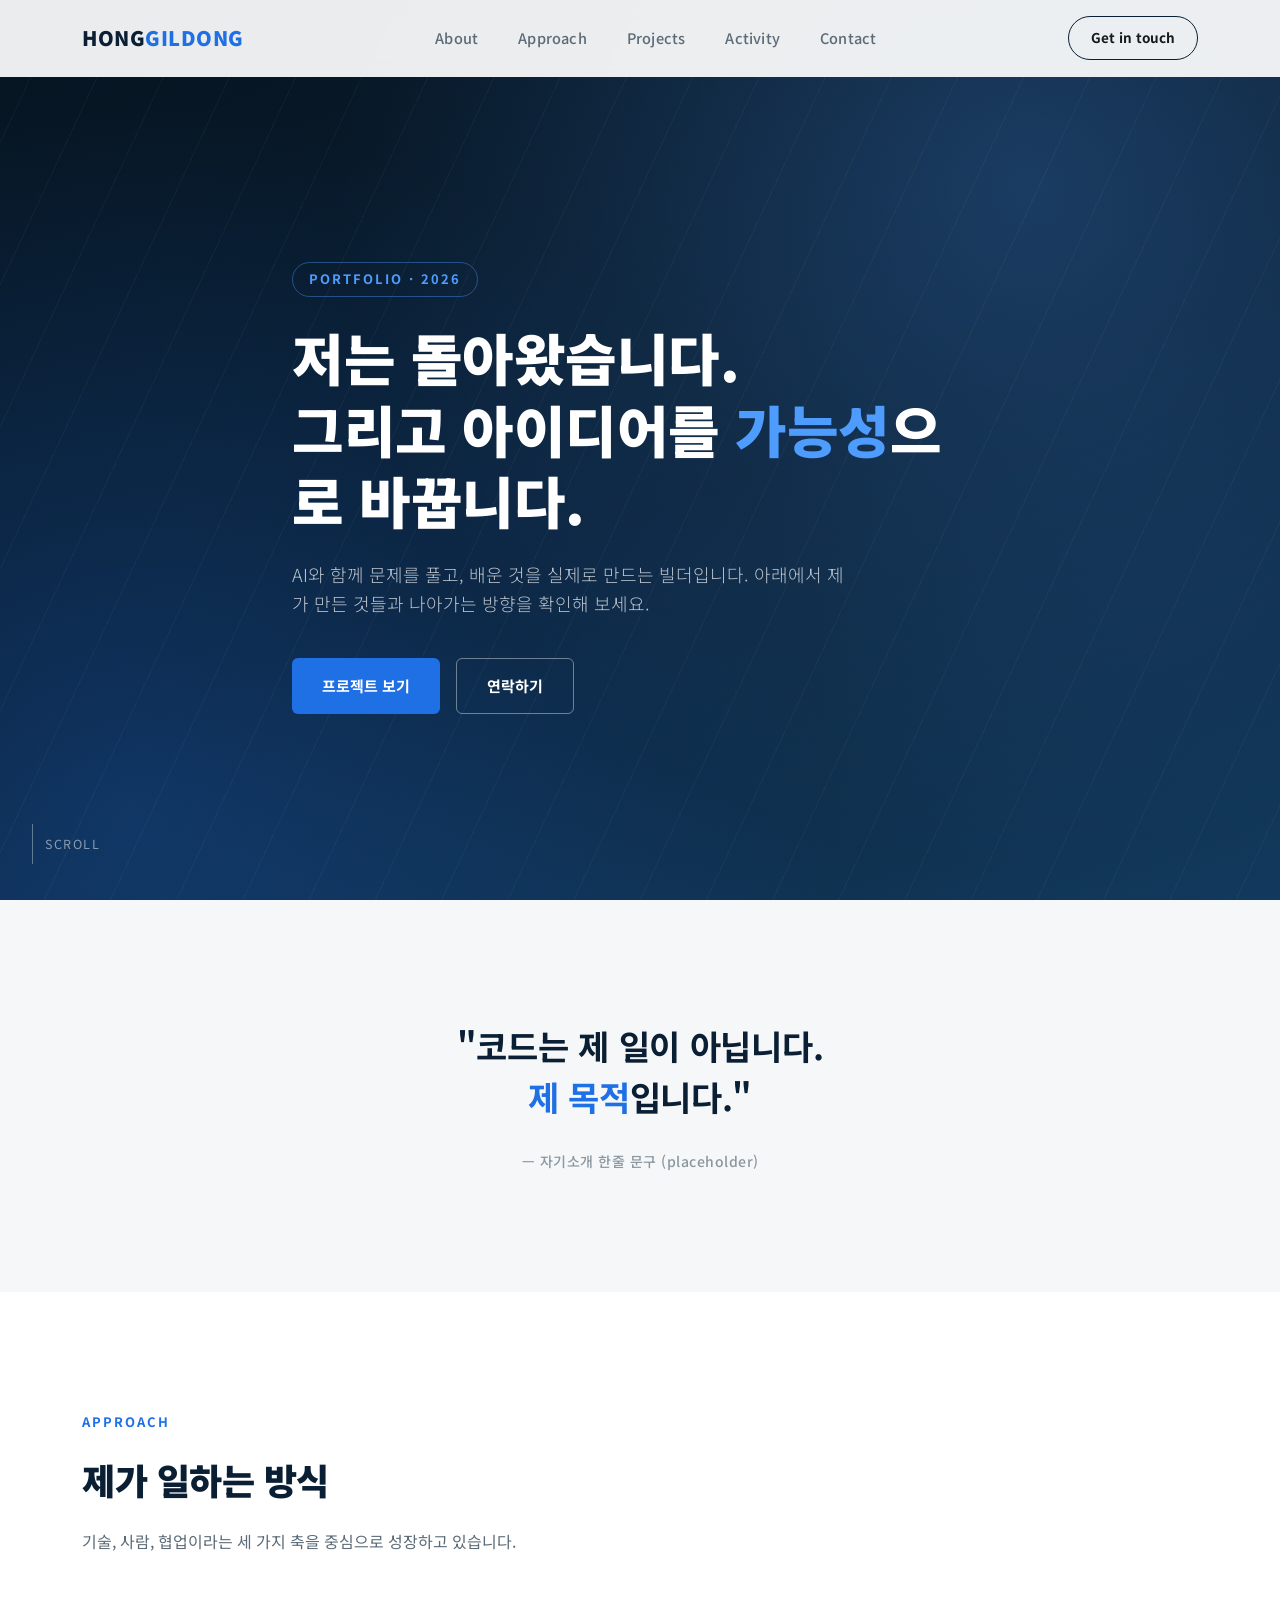
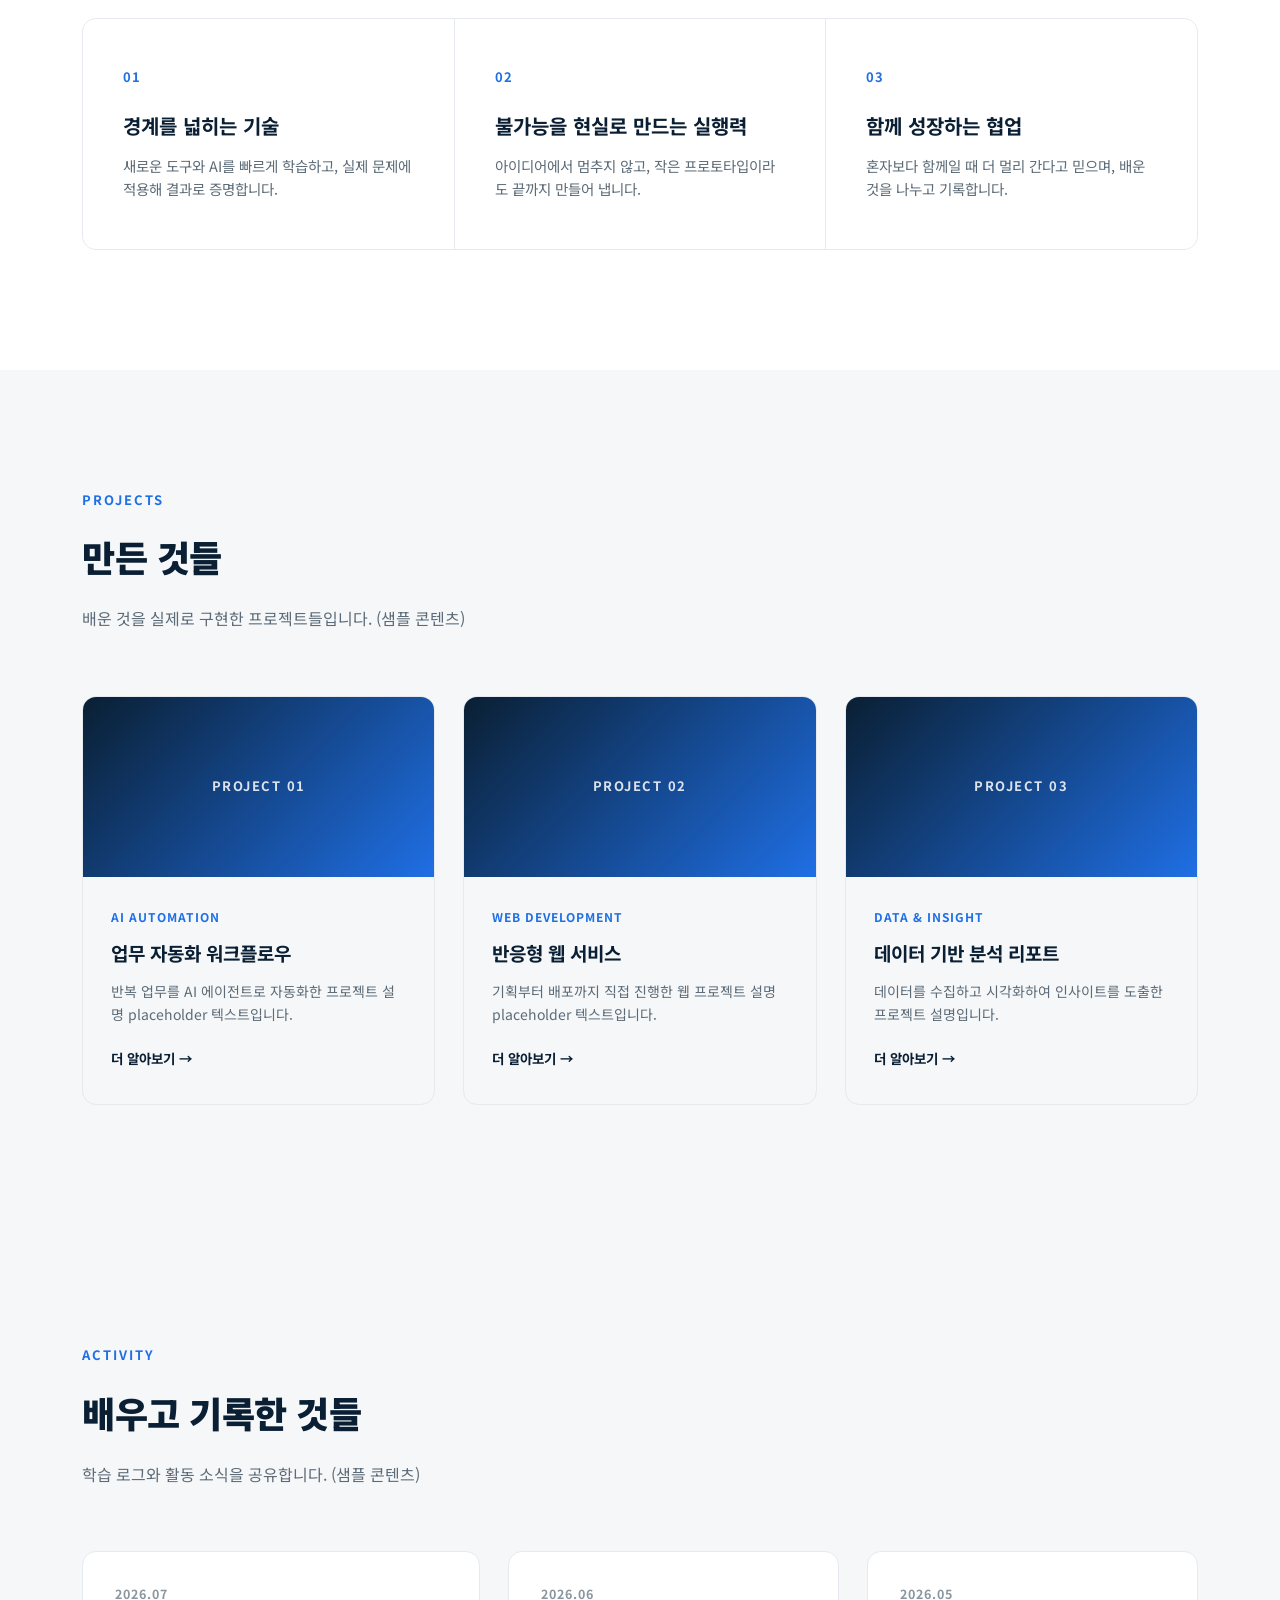
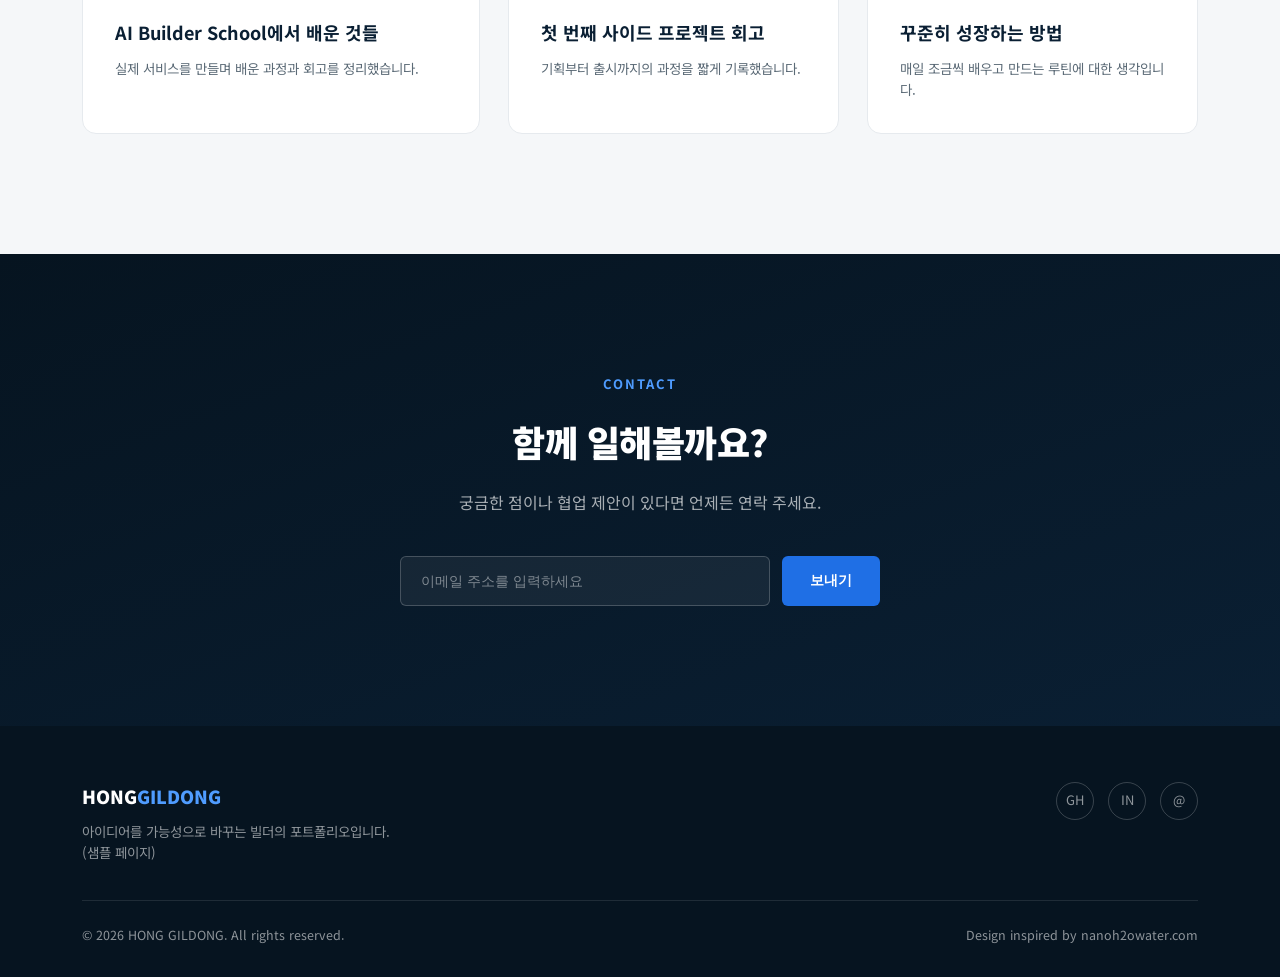
<file: index.html>
<!DOCTYPE html>
<html lang="ko">
<head>
<meta charset="UTF-8">
<meta name="viewport" content="width=device-width, initial-scale=1.0">
<title>PORTFOLIO — 자기소개</title>
<style>
  @import url('https://fonts.googleapis.com/css2?family=Noto+Sans+KR:wght@300;400;500;700;900&display=swap');

  :root{
    --navy:#0a1f33;
    --navy-deep:#061420;
    --blue:#1f6fe5;
    --blue-light:#4f9cff;
    --gray-bg:#f5f7f9;
    --text-dark:#141a1f;
    --text-mid:#5c6b77;
    --text-light:#8a97a1;
    --border:#e6eaee;
    --white:#ffffff;
  }

  *{ margin:0; padding:0; box-sizing:border-box; }

  html{ scroll-behavior:smooth; }

  body{
    font-family:'Noto Sans KR', -apple-system, BlinkMacSystemFont, 'Segoe UI', sans-serif;
    color:var(--text-dark);
    background:var(--white);
    line-height:1.6;
    -webkit-font-smoothing:antialiased;
  }

  a{ text-decoration:none; color:inherit; }
  ul{ list-style:none; }
  img{ max-width:100%; display:block; }

  .container{
    max-width:1180px;
    margin:0 auto;
    padding:0 32px;
  }

  /* ---------- Header ---------- */
  header{
    position:fixed;
    top:0; left:0; right:0;
    z-index:100;
    background:rgba(255,255,255,0.92);
    backdrop-filter:blur(8px);
    border-bottom:1px solid transparent;
    transition:border-color .3s ease, box-shadow .3s ease;
  }
  header.scrolled{
    border-bottom:1px solid var(--border);
    box-shadow:0 2px 16px rgba(10,31,51,0.04);
  }
  .nav-wrap{
    max-width:1180px;
    margin:0 auto;
    padding:0 32px;
    height:76px;
    display:flex;
    align-items:center;
    justify-content:space-between;
  }
  .logo{
    font-size:20px;
    font-weight:900;
    letter-spacing:0.5px;
    color:var(--navy);
  }
  .logo span{ color:var(--blue); }
  nav ul{
    display:flex;
    gap:40px;
  }
  nav a{
    font-size:14.5px;
    font-weight:500;
    color:var(--text-mid);
    letter-spacing:0.2px;
    transition:color .2s ease;
  }
  nav a:hover{ color:var(--blue); }
  .nav-cta{
    padding:10px 22px;
    border:1.5px solid var(--navy);
    border-radius:30px;
    font-size:13.5px;
    font-weight:700;
  }
  .nav-cta:hover{ background:var(--navy); color:var(--white); }
  .nav-toggle{ display:none; }

  /* ---------- Hero ---------- */
  .hero{
    position:relative;
    min-height:100vh;
    display:flex;
    align-items:center;
    background:
      radial-gradient(circle at 80% 20%, rgba(79,156,255,0.25), transparent 55%),
      radial-gradient(circle at 10% 90%, rgba(31,111,229,0.25), transparent 50%),
      linear-gradient(160deg, var(--navy-deep) 0%, var(--navy) 55%, #123a5e 100%);
    overflow:hidden;
  }
  .hero::before{
    content:"";
    position:absolute;
    inset:0;
    background-image:
      repeating-linear-gradient(115deg, rgba(255,255,255,0.035) 0px, rgba(255,255,255,0.035) 1px, transparent 1px, transparent 60px);
    pointer-events:none;
  }
  .hero-inner{
    position:relative;
    z-index:2;
    padding-top:76px;
    max-width:760px;
  }
  .hero-eyebrow{
    display:inline-block;
    font-size:13px;
    font-weight:700;
    letter-spacing:2px;
    color:var(--blue-light);
    text-transform:uppercase;
    margin-bottom:24px;
    padding:6px 16px;
    border:1px solid rgba(79,156,255,0.4);
    border-radius:30px;
  }
  .hero h1{
    font-size:56px;
    font-weight:900;
    color:var(--white);
    line-height:1.28;
    letter-spacing:-0.5px;
    margin-bottom:24px;
  }
  .hero h1 em{
    font-style:normal;
    color:var(--blue-light);
  }
  .hero p{
    font-size:18px;
    color:rgba(255,255,255,0.72);
    max-width:560px;
    margin-bottom:40px;
    font-weight:300;
  }
  .hero-actions{ display:flex; gap:16px; }
  .btn{
    display:inline-flex;
    align-items:center;
    gap:8px;
    padding:15px 30px;
    border-radius:6px;
    font-size:15px;
    font-weight:700;
    transition:all .25s ease;
  }
  .btn-primary{
    background:var(--blue);
    color:var(--white);
  }
  .btn-primary:hover{ background:var(--blue-light); transform:translateY(-2px); }
  .btn-outline{
    border:1.5px solid rgba(255,255,255,0.4);
    color:var(--white);
  }
  .btn-outline:hover{ border-color:var(--white); background:rgba(255,255,255,0.08); }

  .scroll-cue{
    position:absolute;
    bottom:36px; left:32px;
    z-index:2;
    display:flex;
    align-items:center;
    gap:12px;
    color:rgba(255,255,255,0.5);
    font-size:12.5px;
    letter-spacing:1.5px;
  }
  .scroll-cue::before{
    content:"";
    width:1px; height:40px;
    background:rgba(255,255,255,0.35);
  }

  /* ---------- Section shared ---------- */
  section{ padding:120px 0; }
  .section-tag{
    font-size:13px;
    font-weight:700;
    letter-spacing:2px;
    color:var(--blue);
    text-transform:uppercase;
    margin-bottom:18px;
  }
  .section-title{
    font-size:36px;
    font-weight:900;
    color:var(--navy);
    letter-spacing:-0.5px;
    margin-bottom:20px;
  }
  .section-desc{
    font-size:16px;
    color:var(--text-mid);
    max-width:620px;
  }
  .section-head{
    display:flex;
    justify-content:space-between;
    align-items:flex-end;
    flex-wrap:wrap;
    gap:24px;
    margin-bottom:64px;
  }

  /* ---------- Statement / Vision ---------- */
  .statement{
    background:var(--gray-bg);
    text-align:center;
  }
  .statement blockquote{
    font-size:34px;
    font-weight:700;
    color:var(--navy);
    max-width:820px;
    margin:0 auto;
    line-height:1.5;
    letter-spacing:-0.3px;
  }
  .statement blockquote span{ color:var(--blue); }
  .statement cite{
    display:block;
    margin-top:28px;
    font-style:normal;
    font-size:14px;
    font-weight:500;
    color:var(--text-light);
    letter-spacing:0.5px;
  }

  /* ---------- Values (3 columns like Technology/People/Partnership) ---------- */
  .values-grid{
    display:grid;
    grid-template-columns:repeat(3,1fr);
    gap:1px;
    background:var(--border);
    border:1px solid var(--border);
    border-radius:14px;
    overflow:hidden;
  }
  .value-card{
    background:var(--white);
    padding:48px 40px;
    transition:background .25s ease;
  }
  .value-card:hover{ background:var(--gray-bg); }
  .value-num{
    font-size:13px;
    font-weight:700;
    color:var(--blue);
    letter-spacing:1px;
    margin-bottom:24px;
  }
  .value-card h3{
    font-size:20px;
    font-weight:700;
    color:var(--navy);
    margin-bottom:14px;
    line-height:1.4;
  }
  .value-card p{
    font-size:14.5px;
    color:var(--text-mid);
  }

  /* ---------- Projects / Skills (3 category cards) ---------- */
  .projects-grid{
    display:grid;
    grid-template-columns:repeat(3,1fr);
    gap:28px;
  }
  .project-card{
    border:1px solid var(--border);
    border-radius:14px;
    overflow:hidden;
    transition:box-shadow .3s ease, transform .3s ease;
  }
  .project-card:hover{
    box-shadow:0 20px 40px rgba(10,31,51,0.08);
    transform:translateY(-6px);
  }
  .project-thumb{
    height:180px;
    background:linear-gradient(135deg, var(--navy) 0%, var(--blue) 100%);
    position:relative;
    display:flex;
    align-items:center;
    justify-content:center;
  }
  .project-thumb span{
    font-size:13px;
    font-weight:700;
    color:rgba(255,255,255,0.85);
    letter-spacing:1.5px;
    text-transform:uppercase;
  }
  .project-body{ padding:30px 28px 34px; }
  .project-tag{
    font-size:12px;
    font-weight:700;
    color:var(--blue);
    letter-spacing:1px;
    text-transform:uppercase;
    margin-bottom:12px;
  }
  .project-body h3{
    font-size:19px;
    font-weight:700;
    color:var(--navy);
    margin-bottom:12px;
  }
  .project-body p{
    font-size:14px;
    color:var(--text-mid);
    margin-bottom:20px;
  }
  .project-link{
    font-size:13.5px;
    font-weight:700;
    color:var(--navy);
    display:inline-flex;
    align-items:center;
    gap:6px;
  }
  .project-link:hover{ color:var(--blue); }

  /* ---------- Insights / Activity ---------- */
  .insights{ background:var(--gray-bg); }
  .insights-grid{
    display:grid;
    grid-template-columns:1.2fr 1fr 1fr;
    gap:28px;
  }
  .insight-card{
    background:var(--white);
    border-radius:14px;
    padding:32px;
    border:1px solid var(--border);
  }
  .insight-date{
    font-size:12.5px;
    font-weight:700;
    color:var(--text-light);
    letter-spacing:1px;
    margin-bottom:16px;
  }
  .insight-card h3{
    font-size:18px;
    font-weight:700;
    color:var(--navy);
    margin-bottom:12px;
    line-height:1.4;
  }
  .insight-card p{
    font-size:13.5px;
    color:var(--text-mid);
  }

  /* ---------- Contact / Subscribe ---------- */
  .contact{
    background:linear-gradient(160deg, var(--navy-deep), var(--navy));
    color:var(--white);
    text-align:center;
  }
  .contact .section-tag{ color:var(--blue-light); }
  .contact .section-title{ color:var(--white); }
  .contact .section-desc{ color:rgba(255,255,255,0.65); margin:0 auto 40px; }
  .contact-form{
    display:flex;
    justify-content:center;
    gap:12px;
    max-width:480px;
    margin:0 auto;
    flex-wrap:wrap;
  }
  .contact-form input{
    flex:1;
    min-width:220px;
    padding:16px 20px;
    border-radius:6px;
    border:1px solid rgba(255,255,255,0.2);
    background:rgba(255,255,255,0.06);
    color:var(--white);
    font-size:14px;
  }
  .contact-form input::placeholder{ color:rgba(255,255,255,0.45); }
  .contact-form button{
    padding:16px 28px;
    border-radius:6px;
    background:var(--blue);
    color:var(--white);
    font-weight:700;
    font-size:14px;
    border:none;
    cursor:pointer;
    transition:background .2s ease;
  }
  .contact-form button:hover{ background:var(--blue-light); }

  /* ---------- Footer ---------- */
  footer{
    background:var(--navy-deep);
    color:rgba(255,255,255,0.55);
    padding:56px 0 32px;
  }
  .footer-top{
    display:flex;
    justify-content:space-between;
    align-items:flex-start;
    flex-wrap:wrap;
    gap:32px;
    padding-bottom:36px;
    border-bottom:1px solid rgba(255,255,255,0.1);
    margin-bottom:24px;
  }
  .footer-logo{
    font-size:18px;
    font-weight:900;
    color:var(--white);
    margin-bottom:10px;
  }
  .footer-logo span{ color:var(--blue-light); }
  .footer-desc{ font-size:13.5px; max-width:320px; }
  .footer-social{ display:flex; gap:14px; }
  .footer-social a{
    width:38px; height:38px;
    border:1px solid rgba(255,255,255,0.2);
    border-radius:50%;
    display:flex; align-items:center; justify-content:center;
    font-size:13px;
    transition:all .2s ease;
  }
  .footer-social a:hover{ background:var(--blue); border-color:var(--blue); color:var(--white); }
  .footer-bottom{
    display:flex;
    justify-content:space-between;
    font-size:12.5px;
    flex-wrap:wrap;
    gap:12px;
  }

  /* ---------- Responsive ---------- */
  @media (max-width:900px){
    .hero h1{ font-size:38px; }
    .values-grid, .projects-grid{ grid-template-columns:1fr; }
    .insights-grid{ grid-template-columns:1fr; }
    nav ul{ display:none; }
    .nav-cta{ display:none; }
    .statement blockquote{ font-size:24px; }
    .section-title{ font-size:28px; }
  }
</style>
</head>
<body>

<header id="site-header">
  <div class="nav-wrap">
    <a href="#top" class="logo">HONG<span>GILDONG</span></a>
    <nav>
      <ul>
        <li><a href="#about">About</a></li>
        <li><a href="#values">Approach</a></li>
        <li><a href="#projects">Projects</a></li>
        <li><a href="#insights">Activity</a></li>
        <li><a href="#contact">Contact</a></li>
      </ul>
    </nav>
    <a href="#contact" class="nav-cta">Get in touch</a>
  </div>
</header>

<section class="hero" id="top">
  <div class="container hero-inner">
    <span class="hero-eyebrow">Portfolio · 2026</span>
    <h1>저는 돌아왔습니다.<br>그리고 아이디어를 <em>가능성</em>으로 바꿉니다.</h1>
    <p>AI와 함께 문제를 풀고, 배운 것을 실제로 만드는 빌더입니다. 아래에서 제가 만든 것들과 나아가는 방향을 확인해 보세요.</p>
    <div class="hero-actions">
      <a href="#projects" class="btn btn-primary">프로젝트 보기</a>
      <a href="#contact" class="btn btn-outline">연락하기</a>
    </div>
  </div>
  <div class="scroll-cue">SCROLL</div>
</section>

<section class="statement" id="about">
  <div class="container">
    <blockquote>
      "코드는 제 일이 아닙니다.<br><span>제 목적</span>입니다."
    </blockquote>
    <cite>— 자기소개 한줄 문구 (placeholder)</cite>
  </div>
</section>

<section id="values">
  <div class="container">
    <div class="section-head">
      <div>
        <div class="section-tag">Approach</div>
        <h2 class="section-title">제가 일하는 방식</h2>
        <p class="section-desc">기술, 사람, 협업이라는 세 가지 축을 중심으로 성장하고 있습니다.</p>
      </div>
    </div>
    <div class="values-grid">
      <div class="value-card">
        <div class="value-num">01</div>
        <h3>경계를 넓히는 기술</h3>
        <p>새로운 도구와 AI를 빠르게 학습하고, 실제 문제에 적용해 결과로 증명합니다.</p>
      </div>
      <div class="value-card">
        <div class="value-num">02</div>
        <h3>불가능을 현실로 만드는 실행력</h3>
        <p>아이디어에서 멈추지 않고, 작은 프로토타입이라도 끝까지 만들어 냅니다.</p>
      </div>
      <div class="value-card">
        <div class="value-num">03</div>
        <h3>함께 성장하는 협업</h3>
        <p>혼자보다 함께일 때 더 멀리 간다고 믿으며, 배운 것을 나누고 기록합니다.</p>
      </div>
    </div>
  </div>
</section>

<section id="projects" style="background:var(--gray-bg)">
  <div class="container">
    <div class="section-head">
      <div>
        <div class="section-tag">Projects</div>
        <h2 class="section-title">만든 것들</h2>
        <p class="section-desc">배운 것을 실제로 구현한 프로젝트들입니다. (샘플 콘텐츠)</p>
      </div>
    </div>
    <div class="projects-grid">
      <div class="project-card">
        <div class="project-thumb"><span>Project 01</span></div>
        <div class="project-body">
          <div class="project-tag">AI Automation</div>
          <h3>업무 자동화 워크플로우</h3>
          <p>반복 업무를 AI 에이전트로 자동화한 프로젝트 설명 placeholder 텍스트입니다.</p>
          <a href="#" class="project-link">더 알아보기 →</a>
        </div>
      </div>
      <div class="project-card">
        <div class="project-thumb"><span>Project 02</span></div>
        <div class="project-body">
          <div class="project-tag">Web Development</div>
          <h3>반응형 웹 서비스</h3>
          <p>기획부터 배포까지 직접 진행한 웹 프로젝트 설명 placeholder 텍스트입니다.</p>
          <a href="#" class="project-link">더 알아보기 →</a>
        </div>
      </div>
      <div class="project-card">
        <div class="project-thumb"><span>Project 03</span></div>
        <div class="project-body">
          <div class="project-tag">Data & Insight</div>
          <h3>데이터 기반 분석 리포트</h3>
          <p>데이터를 수집하고 시각화하여 인사이트를 도출한 프로젝트 설명입니다.</p>
          <a href="#" class="project-link">더 알아보기 →</a>
        </div>
      </div>
    </div>
  </div>
</section>

<section class="insights" id="insights">
  <div class="container">
    <div class="section-head">
      <div>
        <div class="section-tag">Activity</div>
        <h2 class="section-title">배우고 기록한 것들</h2>
        <p class="section-desc">학습 로그와 활동 소식을 공유합니다. (샘플 콘텐츠)</p>
      </div>
    </div>
    <div class="insights-grid">
      <div class="insight-card">
        <div class="insight-date">2026.07</div>
        <h3>AI Builder School에서 배운 것들</h3>
        <p>실제 서비스를 만들며 배운 과정과 회고를 정리했습니다.</p>
      </div>
      <div class="insight-card">
        <div class="insight-date">2026.06</div>
        <h3>첫 번째 사이드 프로젝트 회고</h3>
        <p>기획부터 출시까지의 과정을 짧게 기록했습니다.</p>
      </div>
      <div class="insight-card">
        <div class="insight-date">2026.05</div>
        <h3>꾸준히 성장하는 방법</h3>
        <p>매일 조금씩 배우고 만드는 루틴에 대한 생각입니다.</p>
      </div>
    </div>
  </div>
</section>

<section class="contact" id="contact">
  <div class="container">
    <div class="section-tag">Contact</div>
    <h2 class="section-title">함께 일해볼까요?</h2>
    <p class="section-desc">궁금한 점이나 협업 제안이 있다면 언제든 연락 주세요.</p>
    <form class="contact-form" onsubmit="return false;">
      <input type="email" placeholder="이메일 주소를 입력하세요" required>
      <button type="submit">보내기</button>
    </form>
  </div>
</section>

<footer>
  <div class="container">
    <div class="footer-top">
      <div>
        <div class="footer-logo">HONG<span>GILDONG</span></div>
        <p class="footer-desc">아이디어를 가능성으로 바꾸는 빌더의 포트폴리오입니다. (샘플 페이지)</p>
      </div>
      <div class="footer-social">
        <a href="#" aria-label="github">GH</a>
        <a href="#" aria-label="linkedin">IN</a>
        <a href="#" aria-label="email">@</a>
      </div>
    </div>
    <div class="footer-bottom">
      <span>© 2026 HONG GILDONG. All rights reserved.</span>
      <span>Design inspired by nanoh2owater.com</span>
    </div>
  </div>
</footer>

<script>
  const header = document.getElementById('site-header');
  window.addEventListener('scroll', () => {
    if(window.scrollY > 10){ header.classList.add('scrolled'); }
    else{ header.classList.remove('scrolled'); }
  });
</script>

</body>
</html>
</file>
